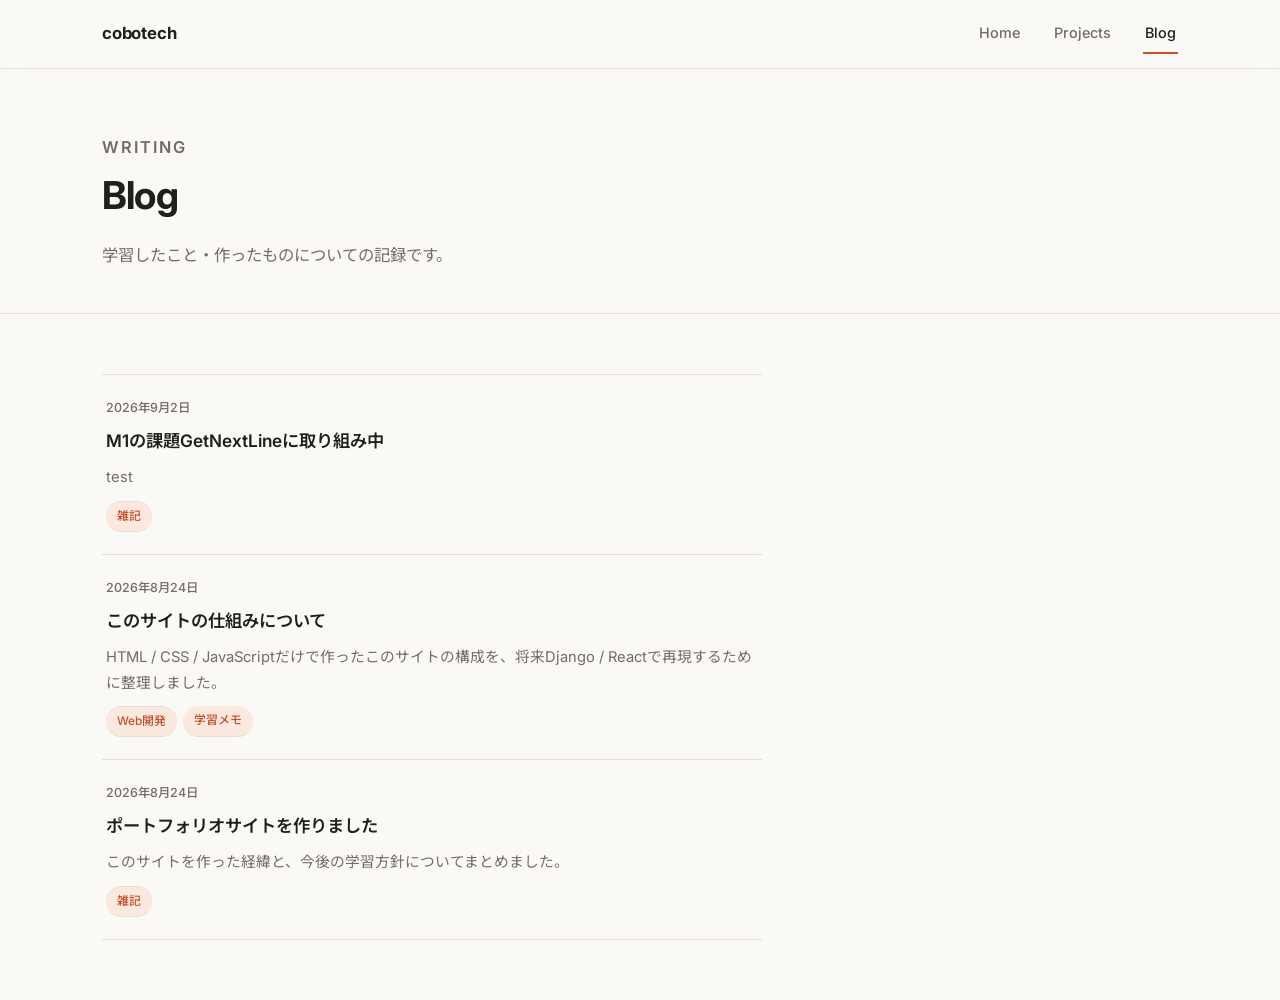
<file: blog.html>
<!DOCTYPE html>
<html lang="ja">
<head>
<meta charset="UTF-8">
<meta name="viewport" content="width=device-width, initial-scale=1.0">
<title>Blog | cobotech portfolio</title>
<link rel="preconnect" href="https://fonts.googleapis.com">
<link rel="preconnect" href="https://fonts.gstatic.com" crossorigin>
<link href="https://fonts.googleapis.com/css2?family=Inter:wght@400;500;700&family=Noto+Sans+JP:wght@400;500;700&display=swap" rel="stylesheet">
<link rel="stylesheet" href="css/style.css">
</head>
<body>

<header class="site-header">
  <div class="container">
    <a class="logo" href="index.html">cobotech</a>
    <nav class="nav">
      <a href="index.html">Home</a>
      <a href="projects.html">Projects</a>
      <a href="blog.html" class="active">Blog</a>
    </nav>
  </div>
</header>

<section class="page-banner">
  <div class="container">
    <p class="eyebrow">Writing</p>
    <h1>Blog</h1>
    <p>学習したこと・作ったものについての記録です。</p>
  </div>
</section>

<section class="section">
  <div class="container">
    <ul class="post-list" id="post-list"></ul>
  </div>
</section>


<script src="js/common.js"></script>
<script src="js/blog.js"></script>
</body>
</html>
</file>
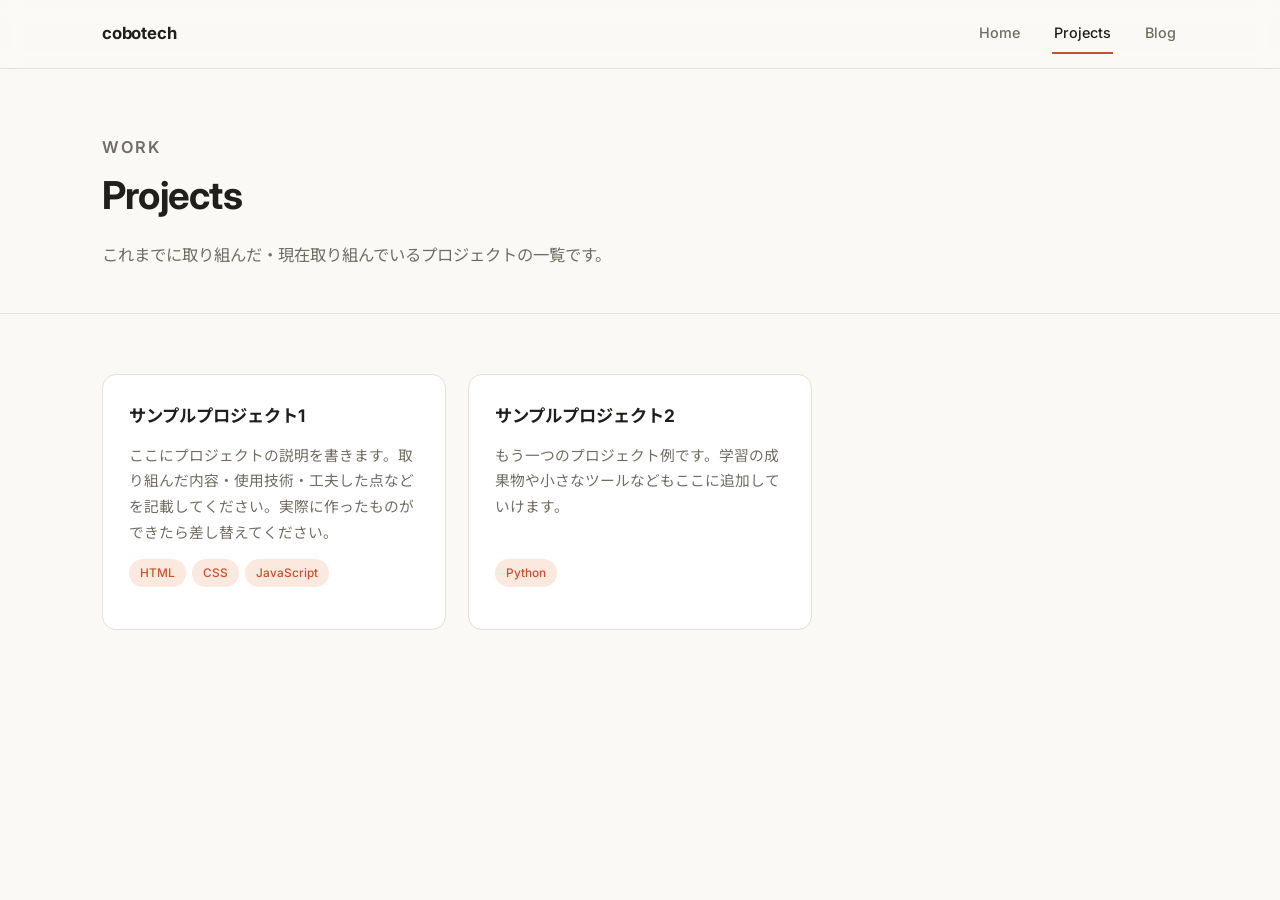
<file: projects.html>
<!DOCTYPE html>
<html lang="ja">
<head>
<meta charset="UTF-8">
<meta name="viewport" content="width=device-width, initial-scale=1.0">
<title>Projects | cobotech portfolio</title>
<link rel="preconnect" href="https://fonts.googleapis.com">
<link rel="preconnect" href="https://fonts.gstatic.com" crossorigin>
<link href="https://fonts.googleapis.com/css2?family=Inter:wght@400;500;700&family=Noto+Sans+JP:wght@400;500;700&display=swap" rel="stylesheet">
<link rel="stylesheet" href="css/style.css">
</head>
<body>

<header class="site-header">
  <div class="container">
    <a class="logo" href="index.html">cobotech</a>
    <nav class="nav">
      <a href="index.html">Home</a>
      <a href="projects.html" class="active">Projects</a>
      <a href="blog.html">Blog</a>
    </nav>
  </div>
</header>

<section class="page-banner">
  <div class="container">
    <p class="eyebrow">Work</p>
    <h1>Projects</h1>
    <p>これまでに取り組んだ・現在取り組んでいるプロジェクトの一覧です。</p>
  </div>
</section>

<section class="section">
  <div class="container">
    <div class="card-grid" id="project-grid"></div>
  </div>
</section>


<script src="js/common.js"></script>
<script src="js/projects.js"></script>
</body>
</html>
</file>
<file: css/style.css>
:root {
  --color-bg: #faf9f6;
  --color-bg-alt: #f1efe9;
  --color-surface: #ffffff;
  --color-text: #201f1c;
  --color-muted: #726d64;
  --color-border: #e4e0d6;
  --color-accent: #c8502b;
  --color-accent-ink: #ffffff;
  --color-accent-soft: #fbe9e0;
  --width-wide: 1140px;
  --width-prose: 660px;
  --radius: 14px;
  --radius-sm: 8px;
  --font-jp: "Noto Sans JP", "Hiragino Sans", sans-serif;
  --font-en: "Inter", var(--font-jp);
}

@media (prefers-color-scheme: dark) {
  :root {
    --color-bg: #17181b;
    --color-bg-alt: #1e2023;
    --color-surface: #212327;
    --color-text: #ece9e2;
    --color-muted: #9c968b;
    --color-border: #2d2f33;
    --color-accent: #ff9466;
    --color-accent-ink: #1a1206;
    --color-accent-soft: #34241c;
  }
}

* {
  box-sizing: border-box;
}

html {
  scroll-behavior: smooth;
}

body {
  margin: 0;
  background: var(--color-bg);
  color: var(--color-text);
  font-family: var(--font-en);
  line-height: 1.75;
  -webkit-font-smoothing: antialiased;
}

a {
  color: inherit;
  text-decoration: none;
}

img {
  max-width: 100%;
  display: block;
}

.container {
  max-width: var(--width-wide);
  margin: 0 auto;
  padding: 0 32px;
}

/* ---------- Header ---------- */

.site-header {
  position: sticky;
  top: 0;
  z-index: 10;
  background: color-mix(in srgb, var(--color-bg) 85%, transparent);
  backdrop-filter: blur(10px);
  border-bottom: 1px solid var(--color-border);
}

.site-header .container {
  display: flex;
  align-items: center;
  justify-content: space-between;
  height: 68px;
}

.logo {
  font-weight: 700;
  font-size: 1.05rem;
  letter-spacing: -0.01em;
}

.nav {
  display: flex;
  gap: 30px;
}

.nav a {
  color: var(--color-muted);
  font-size: 0.9rem;
  font-weight: 500;
  padding: 6px 2px;
  border-bottom: 2px solid transparent;
  transition: color 0.15s ease, border-color 0.15s ease;
}

.nav a:hover,
.nav a.active {
  color: var(--color-text);
  border-color: var(--color-accent);
}

/* ---------- Eyebrow ---------- */

.eyebrow {
  display: inline-block;
  font-size: 0.75rem;
  font-weight: 600;
  letter-spacing: 0.12em;
  text-transform: uppercase;
  color: var(--color-accent);
  margin: 0 0 14px;
}

/* ---------- Hero ---------- */

.hero {
  padding: 76px 0 64px;
  border-bottom: 1px solid var(--color-border);
}

.hero-grid {
  display: grid;
  grid-template-columns: minmax(0, 1.5fr) minmax(0, 1fr);
  gap: 64px;
  align-items: start;
}

.hero-avatar {
  width: 64px;
  height: 64px;
  border-radius: 50%;
  background: var(--color-accent);
  color: var(--color-accent-ink);
  display: flex;
  align-items: center;
  justify-content: center;
  font-size: 1.4rem;
  font-weight: 700;
  margin-bottom: 24px;
}

.hero h1 {
  font-size: clamp(2rem, 4vw, 2.75rem);
  line-height: 1.15;
  letter-spacing: -0.02em;
  margin: 0 0 10px;
}

.hero .hero-title {
  color: var(--color-muted);
  font-size: 1.1rem;
  margin: 0 0 22px;
}

.hero .hero-bio {
  max-width: var(--width-prose);
  color: var(--color-text);
}

.social-links {
  display: flex;
  gap: 12px;
  margin-top: 26px;
  flex-wrap: wrap;
}

.social-links a {
  border: 1px solid var(--color-border);
  border-radius: 999px;
  padding: 8px 16px;
  font-size: 0.85rem;
  font-weight: 500;
  color: var(--color-text);
  background: var(--color-surface);
  transition: border-color 0.15s ease, color 0.15s ease, transform 0.15s ease;
}

.social-links a:hover {
  border-color: var(--color-accent);
  color: var(--color-accent);
  transform: translateY(-1px);
}

.hero-side {
  background: var(--color-surface);
  border: 1px solid var(--color-border);
  border-radius: var(--radius);
  padding: 28px;
}

.hero-side-title {
  font-size: 0.78rem;
  font-weight: 600;
  letter-spacing: 0.08em;
  text-transform: uppercase;
  color: var(--color-muted);
  margin: 0 0 18px;
}

/* ---------- Page banner (projects / blog / post) ---------- */

.page-banner {
  padding: 64px 0 44px;
  border-bottom: 1px solid var(--color-border);
}

.page-banner h1 {
  font-size: clamp(1.9rem, 4vw, 2.4rem);
  letter-spacing: -0.02em;
  margin: 0 0 12px;
}

.page-banner p {
  color: var(--color-muted);
  max-width: var(--width-prose);
  margin: 0;
  font-size: 1.02rem;
}

/* ---------- Section ---------- */

.section {
  padding: 60px 0;
  border-bottom: 1px solid var(--color-border);
}

.section:last-of-type {
  border-bottom: none;
}

.section-title {
  font-size: 1.4rem;
  letter-spacing: -0.01em;
  margin: 0 0 30px;
  display: flex;
  align-items: baseline;
  justify-content: space-between;
}

.section-title .more {
  font-size: 0.85rem;
  color: var(--color-muted);
  font-weight: 500;
}

.section-title .more:hover {
  color: var(--color-accent);
}

/* ---------- Skills ---------- */

.skill-list {
  display: grid;
  grid-template-columns: repeat(3, 1fr);
  gap: 12px;
  list-style: none;
  padding: 0;
  margin: 0;
}

.skill-list li {
  display: flex;
  flex-direction: column;
  align-items: center;
  gap: 8px;
  border: 1px solid var(--color-border);
  border-radius: var(--radius-sm);
  padding: 16px 6px;
  text-align: center;
  background: var(--color-bg);
  transition: border-color 0.15s ease, transform 0.15s ease;
}

.skill-list li:hover {
  border-color: var(--color-accent);
  transform: translateY(-2px);
}

.skill-list i {
  font-size: 1.9rem;
  line-height: 1;
}

.skill-icon-fallback {
  display: flex;
  align-items: center;
  justify-content: center;
  width: 1.9rem;
  height: 1.9rem;
  border-radius: var(--radius-sm);
  background: var(--color-accent-soft);
  color: var(--color-accent);
  font-size: 0.72rem;
  font-weight: 700;
  line-height: 1;
}

.skill-list .skill-name {
  font-size: 0.76rem;
  font-weight: 500;
  color: var(--color-text);
}

/* ---------- Career timeline ---------- */

.timeline {
  max-width: var(--width-prose);
  list-style: none;
  padding: 0;
  margin: 0;
  border-left: 2px solid var(--color-border);
}

.timeline li {
  position: relative;
  padding: 0 0 30px 28px;
}

.timeline li::before {
  content: "";
  position: absolute;
  left: -7px;
  top: 4px;
  width: 12px;
  height: 12px;
  border-radius: 50%;
  background: var(--color-accent);
  box-shadow: 0 0 0 4px var(--color-accent-soft);
}

.timeline li:last-child {
  padding-bottom: 0;
}

.timeline .period {
  font-size: 0.8rem;
  font-weight: 500;
  color: var(--color-accent);
}

.timeline h3 {
  margin: 6px 0 8px;
  font-size: 1.05rem;
}

.timeline p {
  margin: 0;
  color: var(--color-muted);
}

/* ---------- Cards (projects / posts) ---------- */

.card-grid {
  display: grid;
  grid-template-columns: repeat(auto-fill, minmax(280px, 1fr));
  gap: 22px;
}

.card {
  border: 1px solid var(--color-border);
  border-radius: var(--radius);
  padding: 26px;
  background: var(--color-surface);
  display: flex;
  flex-direction: column;
  gap: 12px;
  transition: border-color 0.15s ease, transform 0.15s ease;
}

.card:hover {
  border-color: var(--color-accent);
  transform: translateY(-2px);
}

.card h3 {
  margin: 0;
  font-size: 1.08rem;
}

.card p {
  margin: 0;
  color: var(--color-muted);
  font-size: 0.92rem;
  flex-grow: 1;
}

.tag-list {
  display: flex;
  flex-wrap: wrap;
  gap: 6px;
  margin: 0;
  padding: 0;
  list-style: none;
}

.tag-list li {
  font-size: 0.74rem;
  font-weight: 500;
  color: var(--color-accent);
  background: var(--color-accent-soft);
  padding: 4px 11px;
  border-radius: 999px;
}

.card-links {
  display: flex;
  gap: 16px;
  margin-top: 4px;
}

.card-links a {
  font-size: 0.85rem;
  font-weight: 500;
  color: var(--color-accent);
}

.card-links a:hover {
  text-decoration: underline;
}

/* ---------- Blog list ---------- */

.post-list {
  max-width: var(--width-prose);
  list-style: none;
  padding: 0;
  margin: 0;
  display: flex;
  flex-direction: column;
}

.post-list li {
  border-bottom: 1px solid var(--color-border);
}

.post-list li:first-child {
  border-top: 1px solid var(--color-border);
}

.post-list a {
  display: block;
  padding: 22px 4px;
}

.post-list a:hover .post-title {
  color: var(--color-accent);
}

.post-date {
  font-size: 0.78rem;
  font-weight: 500;
  color: var(--color-muted);
}

.post-title {
  font-size: 1.08rem;
  font-weight: 600;
  margin: 7px 0 9px;
  transition: color 0.15s ease;
}

.post-excerpt {
  color: var(--color-muted);
  font-size: 0.92rem;
  margin: 0 0 10px;
}

/* ---------- Post detail ---------- */

.post-header {
  max-width: var(--width-prose);
  padding: 56px 0 36px;
  border-bottom: 1px solid var(--color-border);
}

.post-header h1 {
  font-size: clamp(1.6rem, 3.4vw, 2rem);
  letter-spacing: -0.02em;
  margin: 10px 0 14px;
}

.post-content {
  max-width: var(--width-prose);
  padding: 44px 0 72px;
  font-size: 1.02rem;
}

.post-content h2 {
  font-size: 1.28rem;
  margin: 38px 0 14px;
}

.post-content h3 {
  font-size: 1.08rem;
  margin: 30px 0 12px;
}

.post-content p {
  margin: 0 0 16px;
}

.post-content pre {
  background: var(--color-bg-alt);
  border: 1px solid var(--color-border);
  border-radius: var(--radius-sm);
  padding: 18px;
  overflow-x: auto;
  font-size: 0.88rem;
}

.post-content code {
  background: var(--color-bg-alt);
  padding: 2px 6px;
  border-radius: 4px;
  font-size: 0.88em;
}

.post-content pre code {
  background: none;
  padding: 0;
}

.post-content ul,
.post-content ol {
  margin: 0 0 16px;
  padding-left: 1.4em;
}

.post-content li {
  margin-bottom: 6px;
}

.back-link {
  display: inline-block;
  margin-bottom: 22px;
  color: var(--color-muted);
  font-size: 0.88rem;
  font-weight: 500;
}

.back-link:hover {
  color: var(--color-accent);
}

/* ---------- Utility ---------- */

.empty-state {
  color: var(--color-muted);
  font-size: 0.92rem;
}

@media (max-width: 860px) {
  .hero-grid {
    grid-template-columns: 1fr;
    gap: 36px;
  }

  .hero-side {
    order: -1;
  }
}

@media (max-width: 640px) {
  .container {
    padding: 0 20px;
  }

  .hero {
    padding: 52px 0 44px;
  }

  .page-banner {
    padding: 48px 0 36px;
  }

  .nav {
    gap: 16px;
  }

  .nav a {
    font-size: 0.85rem;
  }

  .section {
    padding: 44px 0;
  }
}
</file>
